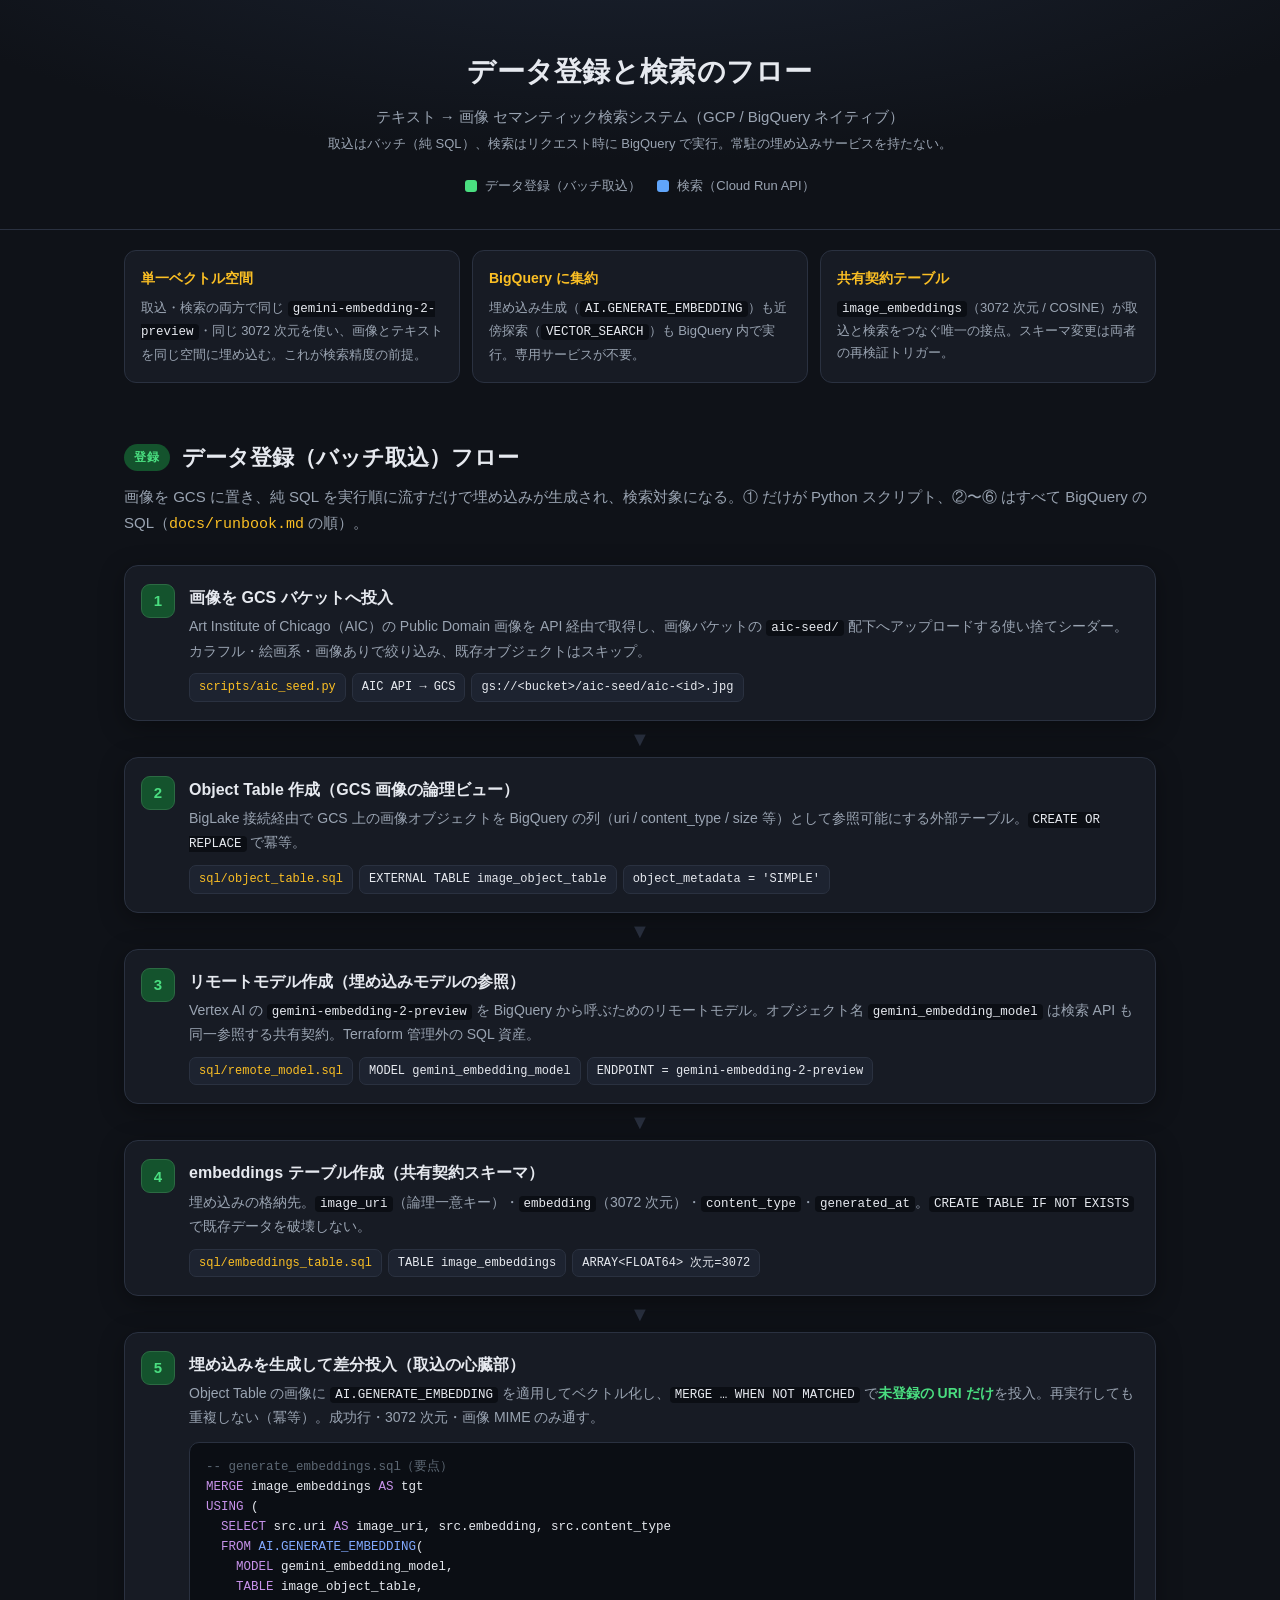
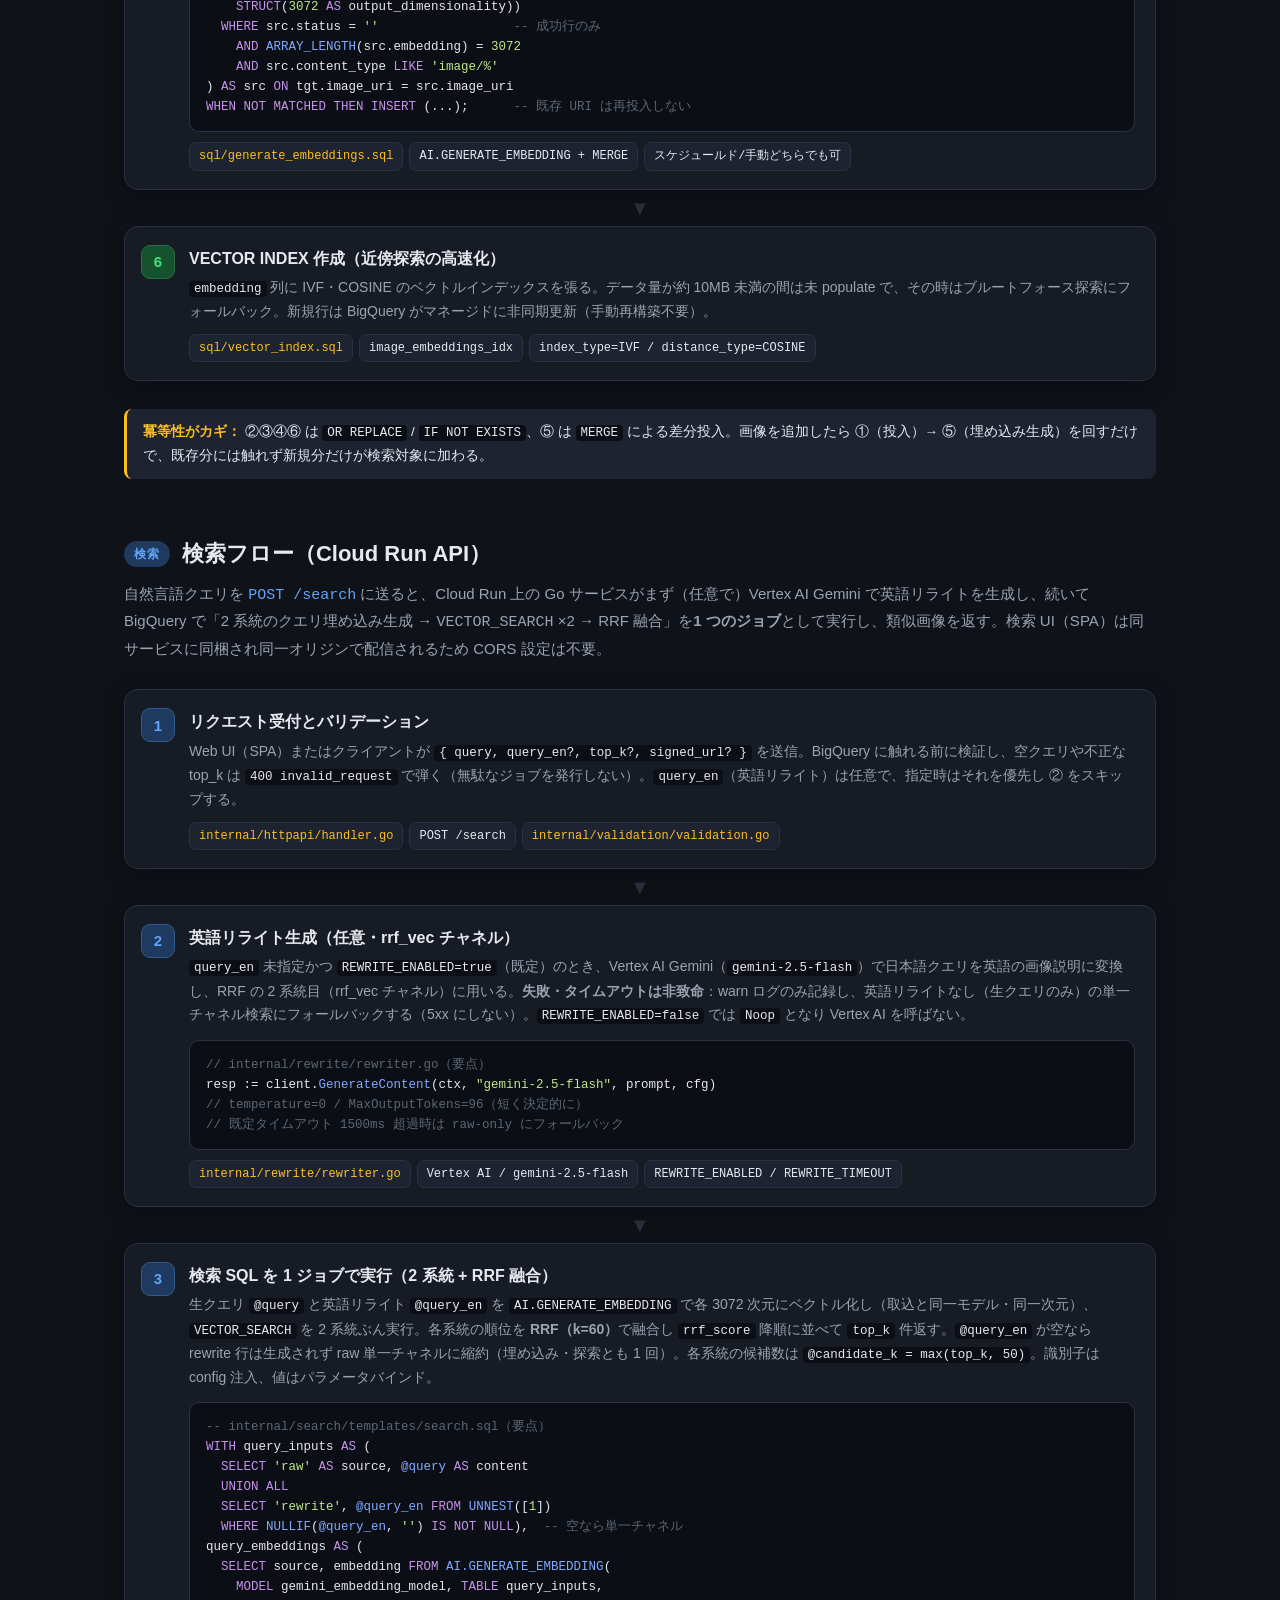
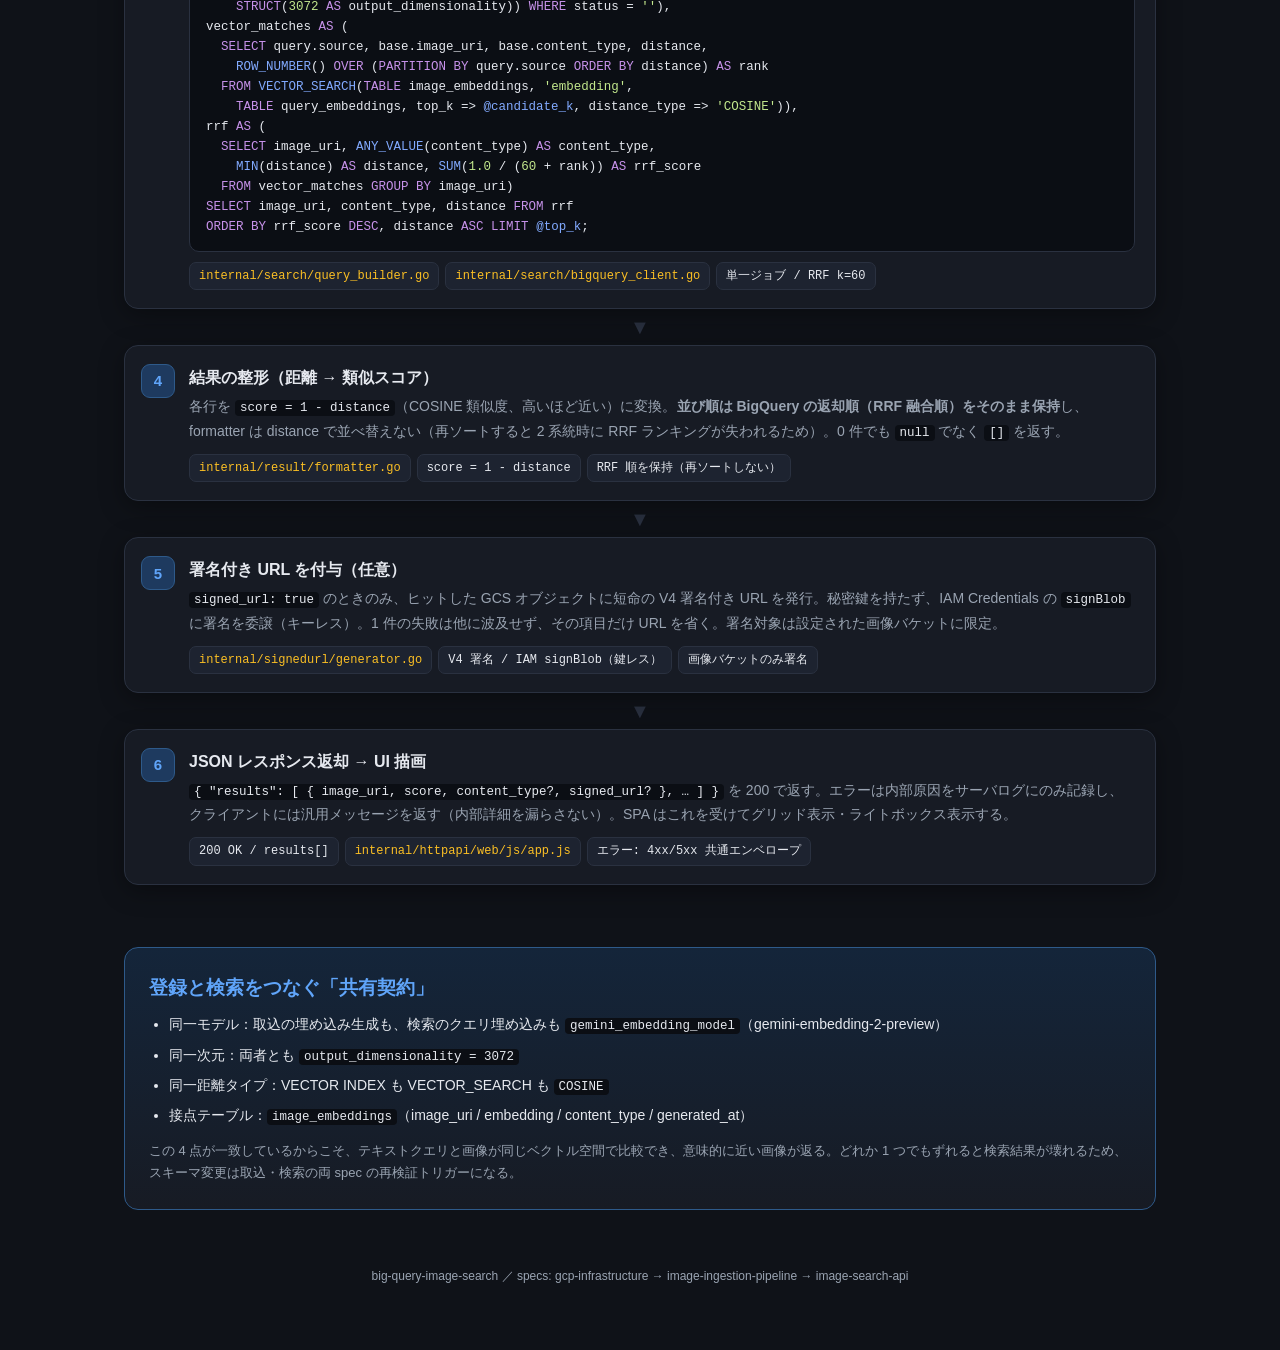
<file: claudedocs/data-flow.html>
<!DOCTYPE html>
<html lang="ja">
<head>
<meta charset="UTF-8">
<meta name="viewport" content="width=device-width, initial-scale=1.0">
<title>データ登録と検索のフロー｜big-query-image-search</title>
<style>
  :root {
    --bg: #0f1218;
    --panel: #171b24;
    --panel-2: #1d2330;
    --ink: #e6e9ef;
    --muted: #9aa4b2;
    --line: #2a3140;
    --ingest: #4ade80;
    --ingest-dim: #14532d;
    --search: #60a5fa;
    --search-dim: #1e3a5f;
    --accent: #fbbf24;
    --code-bg: #0b0e14;
    --shadow: 0 6px 24px rgba(0,0,0,.35);
  }
  * { box-sizing: border-box; }
  body {
    margin: 0; background: var(--bg); color: var(--ink);
    font-family: -apple-system, BlinkMacSystemFont, "Hiragino Sans", "Noto Sans JP", sans-serif;
    line-height: 1.7; padding: 0 0 80px;
  }
  header {
    padding: 48px 24px 32px; text-align: center;
    background: radial-gradient(1200px 400px at 50% -120px, #1c2433 0%, var(--bg) 70%);
    border-bottom: 1px solid var(--line);
  }
  header h1 { margin: 0 0 8px; font-size: 28px; letter-spacing: .01em; }
  header p { margin: 4px 0; color: var(--muted); font-size: 15px; }
  .wrap { max-width: 1080px; margin: 0 auto; padding: 0 24px; }
  .legend { display: flex; gap: 16px; justify-content: center; flex-wrap: wrap; margin-top: 20px; }
  .legend span { display: inline-flex; align-items: center; gap: 8px; font-size: 13px; color: var(--muted); }
  .dot { width: 12px; height: 12px; border-radius: 3px; display: inline-block; }
  .dot.i { background: var(--ingest); }
  .dot.s { background: var(--search); }

  h2.section { font-size: 22px; margin: 56px 0 8px; display: flex; align-items: center; gap: 12px; }
  h2.section .tag {
    font-size: 12px; font-weight: 700; padding: 3px 10px; border-radius: 999px;
    text-transform: uppercase; letter-spacing: .08em;
  }
  h2.section.ingest .tag { background: var(--ingest-dim); color: var(--ingest); }
  h2.section.search .tag { background: var(--search-dim); color: var(--search); }
  .section-lead { color: var(--muted); margin: 0 0 28px; font-size: 15px; }

  .flow { display: flex; flex-direction: column; gap: 0; }
  .step {
    position: relative; background: var(--panel); border: 1px solid var(--line);
    border-radius: 14px; padding: 18px 20px 18px 64px; box-shadow: var(--shadow);
    margin-bottom: 14px;
  }
  .step .num {
    position: absolute; left: 16px; top: 18px; width: 34px; height: 34px;
    border-radius: 9px; display: grid; place-items: center; font-weight: 700; font-size: 15px;
  }
  .ingest .step .num { background: var(--ingest-dim); color: var(--ingest); border: 1px solid #2c6b43; }
  .search .step .num { background: var(--search-dim); color: var(--search); border: 1px solid #2e5a8a; }
  .step h3 { margin: 0 0 4px; font-size: 16px; }
  .step .desc { color: var(--muted); font-size: 14px; margin: 0; }
  .step .desc code, .pillar code, .contract li code, .note code { color: var(--ink); background: var(--code-bg); padding: 1px 5px; border-radius: 4px; font-size: 12.5px; }
  .step .meta { margin-top: 10px; display: flex; flex-wrap: wrap; gap: 6px; }
  .chip {
    font-size: 12px; padding: 3px 9px; border-radius: 7px; background: var(--panel-2);
    border: 1px solid var(--line); color: var(--ink); font-family: "SF Mono", ui-monospace, Menlo, monospace;
  }
  .chip.file { color: var(--accent); }
  .arrow { text-align: center; color: var(--line); font-size: 20px; line-height: 1; margin: -6px 0 8px; }

  .codeblock {
    background: var(--code-bg); border: 1px solid var(--line); border-radius: 10px;
    padding: 14px 16px; margin: 12px 0 2px; overflow-x: auto; white-space: pre;
    font-family: "SF Mono", ui-monospace, Menlo, monospace; font-size: 12.5px; line-height: 1.6;
  }
  .codeblock .k { color: #c792ea; }
  .codeblock .f { color: #82aaff; }
  .codeblock .c { color: #5c6773; }
  .codeblock .str { color: #c3e88d; }

  .note {
    background: var(--panel-2); border-left: 3px solid var(--accent); border-radius: 8px;
    padding: 12px 16px; margin: 14px 0; font-size: 13.5px; color: var(--ink);
  }
  .note b { color: var(--accent); }

  .pillars { display: flex; gap: 12px; flex-wrap: wrap; margin: 20px 0 0; }
  .pillar { flex: 1 1 220px; background: var(--panel); border: 1px solid var(--line); border-radius: 12px; padding: 16px; }
  .pillar h4 { margin: 0 0 6px; font-size: 14px; color: var(--accent); }
  .pillar p { margin: 0; font-size: 13px; color: var(--muted); }

  .contract {
    margin-top: 48px; background: linear-gradient(180deg, #14253a 0%, var(--panel) 100%);
    border: 1px solid #2e5a8a; border-radius: 14px; padding: 24px;
  }
  .contract h3 { margin: 0 0 10px; color: var(--search); }
  .contract ul { margin: 0; padding-left: 20px; color: var(--ink); font-size: 14px; }
  .contract li { margin: 6px 0; }

  footer { text-align: center; color: var(--muted); font-size: 12px; margin-top: 56px; }

  @media (max-width: 720px) {
    .step { padding-left: 20px; }
    .step .num { position: static; margin-bottom: 8px; }
  }
</style>
</head>
<body>
<header>
  <h1>データ登録と検索のフロー</h1>
  <p>テキスト → 画像 セマンティック検索システム（GCP / BigQuery ネイティブ）</p>
  <p style="font-size:13px;">取込はバッチ（純 SQL）、検索はリクエスト時に BigQuery で実行。常駐の埋め込みサービスを持たない。</p>
  <div class="legend">
    <span><i class="dot i"></i>データ登録（バッチ取込）</span>
    <span><i class="dot s"></i>検索（Cloud Run API）</span>
  </div>
</header>

<div class="wrap">

  <div class="pillars">
    <div class="pillar">
      <h4>単一ベクトル空間</h4>
      <p>取込・検索の両方で同じ <code>gemini-embedding-2-preview</code>・同じ 3072 次元を使い、画像とテキストを同じ空間に埋め込む。これが検索精度の前提。</p>
    </div>
    <div class="pillar">
      <h4>BigQuery に集約</h4>
      <p>埋め込み生成（<code>AI.GENERATE_EMBEDDING</code>）も近傍探索（<code>VECTOR_SEARCH</code>）も BigQuery 内で実行。専用サービスが不要。</p>
    </div>
    <div class="pillar">
      <h4>共有契約テーブル</h4>
      <p><code>image_embeddings</code>（3072 次元 / COSINE）が取込と検索をつなぐ唯一の接点。スキーマ変更は両者の再検証トリガー。</p>
    </div>
  </div>

  <!-- ============ 登録フロー ============ -->
  <h2 class="section ingest"><span class="tag">登録</span>データ登録（バッチ取込）フロー</h2>
  <p class="section-lead">画像を GCS に置き、純 SQL を実行順に流すだけで埋め込みが生成され、検索対象になる。① だけが Python スクリプト、②〜⑥ はすべて BigQuery の SQL（<code style="color:var(--accent)">docs/runbook.md</code> の順）。</p>

  <div class="flow ingest">

    <div class="step">
      <div class="num">1</div>
      <h3>画像を GCS バケットへ投入</h3>
      <p class="desc">Art Institute of Chicago（AIC）の Public Domain 画像を API 経由で取得し、画像バケットの <code>aic-seed/</code> 配下へアップロードする使い捨てシーダー。カラフル・絵画系・画像ありで絞り込み、既存オブジェクトはスキップ。</p>
      <div class="meta">
        <span class="chip file">scripts/aic_seed.py</span>
        <span class="chip">AIC API → GCS</span>
        <span class="chip">gs://&lt;bucket&gt;/aic-seed/aic-&lt;id&gt;.jpg</span>
      </div>
    </div>
    <div class="arrow">▼</div>

    <div class="step">
      <div class="num">2</div>
      <h3>Object Table 作成（GCS 画像の論理ビュー）</h3>
      <p class="desc">BigLake 接続経由で GCS 上の画像オブジェクトを BigQuery の列（uri / content_type / size 等）として参照可能にする外部テーブル。<code>CREATE OR REPLACE</code> で冪等。</p>
      <div class="meta">
        <span class="chip file">sql/object_table.sql</span>
        <span class="chip">EXTERNAL TABLE image_object_table</span>
        <span class="chip">object_metadata = 'SIMPLE'</span>
      </div>
    </div>
    <div class="arrow">▼</div>

    <div class="step">
      <div class="num">3</div>
      <h3>リモートモデル作成（埋め込みモデルの参照）</h3>
      <p class="desc">Vertex AI の <code>gemini-embedding-2-preview</code> を BigQuery から呼ぶためのリモートモデル。オブジェクト名 <code>gemini_embedding_model</code> は検索 API も同一参照する共有契約。Terraform 管理外の SQL 資産。</p>
      <div class="meta">
        <span class="chip file">sql/remote_model.sql</span>
        <span class="chip">MODEL gemini_embedding_model</span>
        <span class="chip">ENDPOINT = gemini-embedding-2-preview</span>
      </div>
    </div>
    <div class="arrow">▼</div>

    <div class="step">
      <div class="num">4</div>
      <h3>embeddings テーブル作成（共有契約スキーマ）</h3>
      <p class="desc">埋め込みの格納先。<code>image_uri</code>（論理一意キー）・<code>embedding</code>（3072 次元）・<code>content_type</code>・<code>generated_at</code>。<code>CREATE TABLE IF NOT EXISTS</code> で既存データを破壊しない。</p>
      <div class="meta">
        <span class="chip file">sql/embeddings_table.sql</span>
        <span class="chip">TABLE image_embeddings</span>
        <span class="chip">ARRAY&lt;FLOAT64&gt; 次元=3072</span>
      </div>
    </div>
    <div class="arrow">▼</div>

    <div class="step">
      <div class="num">5</div>
      <h3>埋め込みを生成して差分投入（取込の心臓部）</h3>
      <p class="desc">Object Table の画像に <code>AI.GENERATE_EMBEDDING</code> を適用してベクトル化し、<code>MERGE … WHEN NOT MATCHED</code> で<b style="color:var(--ingest)">未登録の URI だけ</b>を投入。再実行しても重複しない（冪等）。成功行・3072 次元・画像 MIME のみ通す。</p>
      <div class="codeblock"><span class="c">-- generate_embeddings.sql（要点）</span>
<span class="k">MERGE</span> image_embeddings <span class="k">AS</span> tgt
<span class="k">USING</span> (
  <span class="k">SELECT</span> src.uri <span class="k">AS</span> image_uri, src.embedding, src.content_type
  <span class="k">FROM</span> <span class="f">AI.GENERATE_EMBEDDING</span>(
    <span class="k">MODEL</span> gemini_embedding_model,
    <span class="k">TABLE</span> image_object_table,
    <span class="k">STRUCT</span>(<span class="str">3072</span> <span class="k">AS</span> output_dimensionality))
  <span class="k">WHERE</span> src.status = <span class="str">''</span>                  <span class="c">-- 成功行のみ</span>
    <span class="k">AND</span> <span class="f">ARRAY_LENGTH</span>(src.embedding) = <span class="str">3072</span>
    <span class="k">AND</span> src.content_type <span class="k">LIKE</span> <span class="str">'image/%'</span>
) <span class="k">AS</span> src <span class="k">ON</span> tgt.image_uri = src.image_uri
<span class="k">WHEN NOT MATCHED THEN INSERT</span> (...);      <span class="c">-- 既存 URI は再投入しない</span></div>
      <div class="meta">
        <span class="chip file">sql/generate_embeddings.sql</span>
        <span class="chip">AI.GENERATE_EMBEDDING + MERGE</span>
        <span class="chip">スケジュールド/手動どちらでも可</span>
      </div>
    </div>
    <div class="arrow">▼</div>

    <div class="step">
      <div class="num">6</div>
      <h3>VECTOR INDEX 作成（近傍探索の高速化）</h3>
      <p class="desc"><code>embedding</code> 列に IVF・COSINE のベクトルインデックスを張る。データ量が約 10MB 未満の間は未 populate で、その時はブルートフォース探索にフォールバック。新規行は BigQuery がマネージドに非同期更新（手動再構築不要）。</p>
      <div class="meta">
        <span class="chip file">sql/vector_index.sql</span>
        <span class="chip">image_embeddings_idx</span>
        <span class="chip">index_type=IVF / distance_type=COSINE</span>
      </div>
    </div>

  </div>

  <div class="note">
    <b>冪等性がカギ：</b> ②③④⑥ は <code>OR REPLACE</code> / <code>IF NOT EXISTS</code>、⑤ は <code>MERGE</code> による差分投入。画像を追加したら ①（投入）→ ⑤（埋め込み生成）を回すだけで、既存分には触れず新規分だけが検索対象に加わる。
  </div>

  <!-- ============ 検索フロー ============ -->
  <h2 class="section search"><span class="tag">検索</span>検索フロー（Cloud Run API）</h2>
  <p class="section-lead">自然言語クエリを <code style="color:var(--search)">POST /search</code> に送ると、Cloud Run 上の Go サービスがまず（任意で）Vertex AI Gemini で英語リライトを生成し、続いて BigQuery で「2 系統のクエリ埋め込み生成 → <code>VECTOR_SEARCH</code> ×2 → RRF 融合」を<b>1 つのジョブ</b>として実行し、類似画像を返す。検索 UI（SPA）は同サービスに同梱され同一オリジンで配信されるため CORS 設定は不要。</p>

  <div class="flow search">

    <div class="step">
      <div class="num">1</div>
      <h3>リクエスト受付とバリデーション</h3>
      <p class="desc">Web UI（SPA）またはクライアントが <code>{ query, query_en?, top_k?, signed_url? }</code> を送信。BigQuery に触れる前に検証し、空クエリや不正な top_k は <code>400 invalid_request</code> で弾く（無駄なジョブを発行しない）。<code>query_en</code>（英語リライト）は任意で、指定時はそれを優先し ② をスキップする。</p>
      <div class="meta">
        <span class="chip file">internal/httpapi/handler.go</span>
        <span class="chip">POST /search</span>
        <span class="chip file">internal/validation/validation.go</span>
      </div>
    </div>
    <div class="arrow">▼</div>

    <div class="step">
      <div class="num">2</div>
      <h3>英語リライト生成（任意・rrf_vec チャネル）</h3>
      <p class="desc"><code>query_en</code> 未指定かつ <code>REWRITE_ENABLED=true</code>（既定）のとき、Vertex AI Gemini（<code>gemini-2.5-flash</code>）で日本語クエリを英語の画像説明に変換し、RRF の 2 系統目（rrf_vec チャネル）に用いる。<b>失敗・タイムアウトは非致命</b>：warn ログのみ記録し、英語リライトなし（生クエリのみ）の単一チャネル検索にフォールバックする（5xx にしない）。<code>REWRITE_ENABLED=false</code> では <code>Noop</code> となり Vertex AI を呼ばない。</p>
      <div class="codeblock"><span class="c">// internal/rewrite/rewriter.go（要点）</span>
resp := client.<span class="f">GenerateContent</span>(ctx, <span class="str">"gemini-2.5-flash"</span>, prompt, cfg)
<span class="c">// temperature=0 / MaxOutputTokens=96（短く決定的に）</span>
<span class="c">// 既定タイムアウト 1500ms 超過時は raw-only にフォールバック</span></div>
      <div class="meta">
        <span class="chip file">internal/rewrite/rewriter.go</span>
        <span class="chip">Vertex AI / gemini-2.5-flash</span>
        <span class="chip">REWRITE_ENABLED / REWRITE_TIMEOUT</span>
      </div>
    </div>
    <div class="arrow">▼</div>

    <div class="step">
      <div class="num">3</div>
      <h3>検索 SQL を 1 ジョブで実行（2 系統 + RRF 融合）</h3>
      <p class="desc">生クエリ <code>@query</code> と英語リライト <code>@query_en</code> を <code>AI.GENERATE_EMBEDDING</code> で各 3072 次元にベクトル化し（取込と同一モデル・同一次元）、<code>VECTOR_SEARCH</code> を 2 系統ぶん実行。各系統の順位を <b>RRF（k=60）</b>で融合し <code>rrf_score</code> 降順に並べて <code>top_k</code> 件返す。<code>@query_en</code> が空なら rewrite 行は生成されず raw 単一チャネルに縮約（埋め込み・探索とも 1 回）。各系統の候補数は <code>@candidate_k = max(top_k, 50)</code>。識別子は config 注入、値はパラメータバインド。</p>
      <div class="codeblock"><span class="c">-- internal/search/templates/search.sql（要点）</span>
<span class="k">WITH</span> query_inputs <span class="k">AS</span> (
  <span class="k">SELECT</span> <span class="str">'raw'</span> <span class="k">AS</span> source, <span class="f">@query</span> <span class="k">AS</span> content
  <span class="k">UNION ALL</span>
  <span class="k">SELECT</span> <span class="str">'rewrite'</span>, <span class="f">@query_en</span> <span class="k">FROM</span> <span class="f">UNNEST</span>([<span class="str">1</span>])
  <span class="k">WHERE</span> <span class="f">NULLIF</span>(<span class="f">@query_en</span>, <span class="str">''</span>) <span class="k">IS NOT NULL</span>),  <span class="c">-- 空なら単一チャネル</span>
query_embeddings <span class="k">AS</span> (
  <span class="k">SELECT</span> source, embedding <span class="k">FROM</span> <span class="f">AI.GENERATE_EMBEDDING</span>(
    <span class="k">MODEL</span> gemini_embedding_model, <span class="k">TABLE</span> query_inputs,
    <span class="k">STRUCT</span>(<span class="str">3072</span> <span class="k">AS</span> output_dimensionality)) <span class="k">WHERE</span> status = <span class="str">''</span>),
vector_matches <span class="k">AS</span> (
  <span class="k">SELECT</span> query.source, base.image_uri, base.content_type, distance,
    <span class="f">ROW_NUMBER</span>() <span class="k">OVER</span> (<span class="k">PARTITION BY</span> query.source <span class="k">ORDER BY</span> distance) <span class="k">AS</span> rank
  <span class="k">FROM</span> <span class="f">VECTOR_SEARCH</span>(<span class="k">TABLE</span> image_embeddings, <span class="str">'embedding'</span>,
    <span class="k">TABLE</span> query_embeddings, top_k => <span class="f">@candidate_k</span>, distance_type => <span class="str">'COSINE'</span>)),
rrf <span class="k">AS</span> (
  <span class="k">SELECT</span> image_uri, <span class="f">ANY_VALUE</span>(content_type) <span class="k">AS</span> content_type,
    <span class="f">MIN</span>(distance) <span class="k">AS</span> distance, <span class="f">SUM</span>(<span class="str">1.0</span> / (<span class="str">60</span> + rank)) <span class="k">AS</span> rrf_score
  <span class="k">FROM</span> vector_matches <span class="k">GROUP BY</span> image_uri)
<span class="k">SELECT</span> image_uri, content_type, distance <span class="k">FROM</span> rrf
<span class="k">ORDER BY</span> rrf_score <span class="k">DESC</span>, distance <span class="k">ASC</span> <span class="k">LIMIT</span> <span class="f">@top_k</span>;</div>
      <div class="meta">
        <span class="chip file">internal/search/query_builder.go</span>
        <span class="chip file">internal/search/bigquery_client.go</span>
        <span class="chip">単一ジョブ / RRF k=60</span>
      </div>
    </div>
    <div class="arrow">▼</div>

    <div class="step">
      <div class="num">4</div>
      <h3>結果の整形（距離 → 類似スコア）</h3>
      <p class="desc">各行を <code>score = 1 - distance</code>（COSINE 類似度、高いほど近い）に変換。<b>並び順は BigQuery の返却順（RRF 融合順）をそのまま保持</b>し、formatter は distance で並べ替えない（再ソートすると 2 系統時に RRF ランキングが失われるため）。0 件でも <code>null</code> でなく <code>[]</code> を返す。</p>
      <div class="meta">
        <span class="chip file">internal/result/formatter.go</span>
        <span class="chip">score = 1 - distance</span>
        <span class="chip">RRF 順を保持（再ソートしない）</span>
      </div>
    </div>
    <div class="arrow">▼</div>

    <div class="step">
      <div class="num">5</div>
      <h3>署名付き URL を付与（任意）</h3>
      <p class="desc"><code>signed_url: true</code> のときのみ、ヒットした GCS オブジェクトに短命の V4 署名付き URL を発行。秘密鍵を持たず、IAM Credentials の <code>signBlob</code> に署名を委譲（キーレス）。1 件の失敗は他に波及せず、その項目だけ URL を省く。署名対象は設定された画像バケットに限定。</p>
      <div class="meta">
        <span class="chip file">internal/signedurl/generator.go</span>
        <span class="chip">V4 署名 / IAM signBlob（鍵レス）</span>
        <span class="chip">画像バケットのみ署名</span>
      </div>
    </div>
    <div class="arrow">▼</div>

    <div class="step">
      <div class="num">6</div>
      <h3>JSON レスポンス返却 → UI 描画</h3>
      <p class="desc"><code>{ "results": [ { image_uri, score, content_type?, signed_url? }, … ] }</code> を 200 で返す。エラーは内部原因をサーバログにのみ記録し、クライアントには汎用メッセージを返す（内部詳細を漏らさない）。SPA はこれを受けてグリッド表示・ライトボックス表示する。</p>
      <div class="meta">
        <span class="chip">200 OK / results[]</span>
        <span class="chip file">internal/httpapi/web/js/app.js</span>
        <span class="chip">エラー: 4xx/5xx 共通エンベロープ</span>
      </div>
    </div>

  </div>

  <!-- 共有契約 -->
  <div class="contract">
    <h3>登録と検索をつなぐ「共有契約」</h3>
    <ul>
      <li>同一モデル：取込の埋め込み生成も、検索のクエリ埋め込みも <code>gemini_embedding_model</code>（gemini-embedding-2-preview）</li>
      <li>同一次元：両者とも <code>output_dimensionality = 3072</code></li>
      <li>同一距離タイプ：VECTOR INDEX も VECTOR_SEARCH も <code>COSINE</code></li>
      <li>接点テーブル：<code>image_embeddings</code>（image_uri / embedding / content_type / generated_at）</li>
    </ul>
    <p style="margin:12px 0 0;color:var(--muted);font-size:13px;">この 4 点が一致しているからこそ、テキストクエリと画像が同じベクトル空間で比較でき、意味的に近い画像が返る。どれか 1 つでもずれると検索結果が壊れるため、スキーマ変更は取込・検索の両 spec の再検証トリガーになる。</p>
  </div>

</div>

<footer>
  big-query-image-search ／ specs: gcp-infrastructure → image-ingestion-pipeline → image-search-api
</footer>
</body>
</html>
</file>
